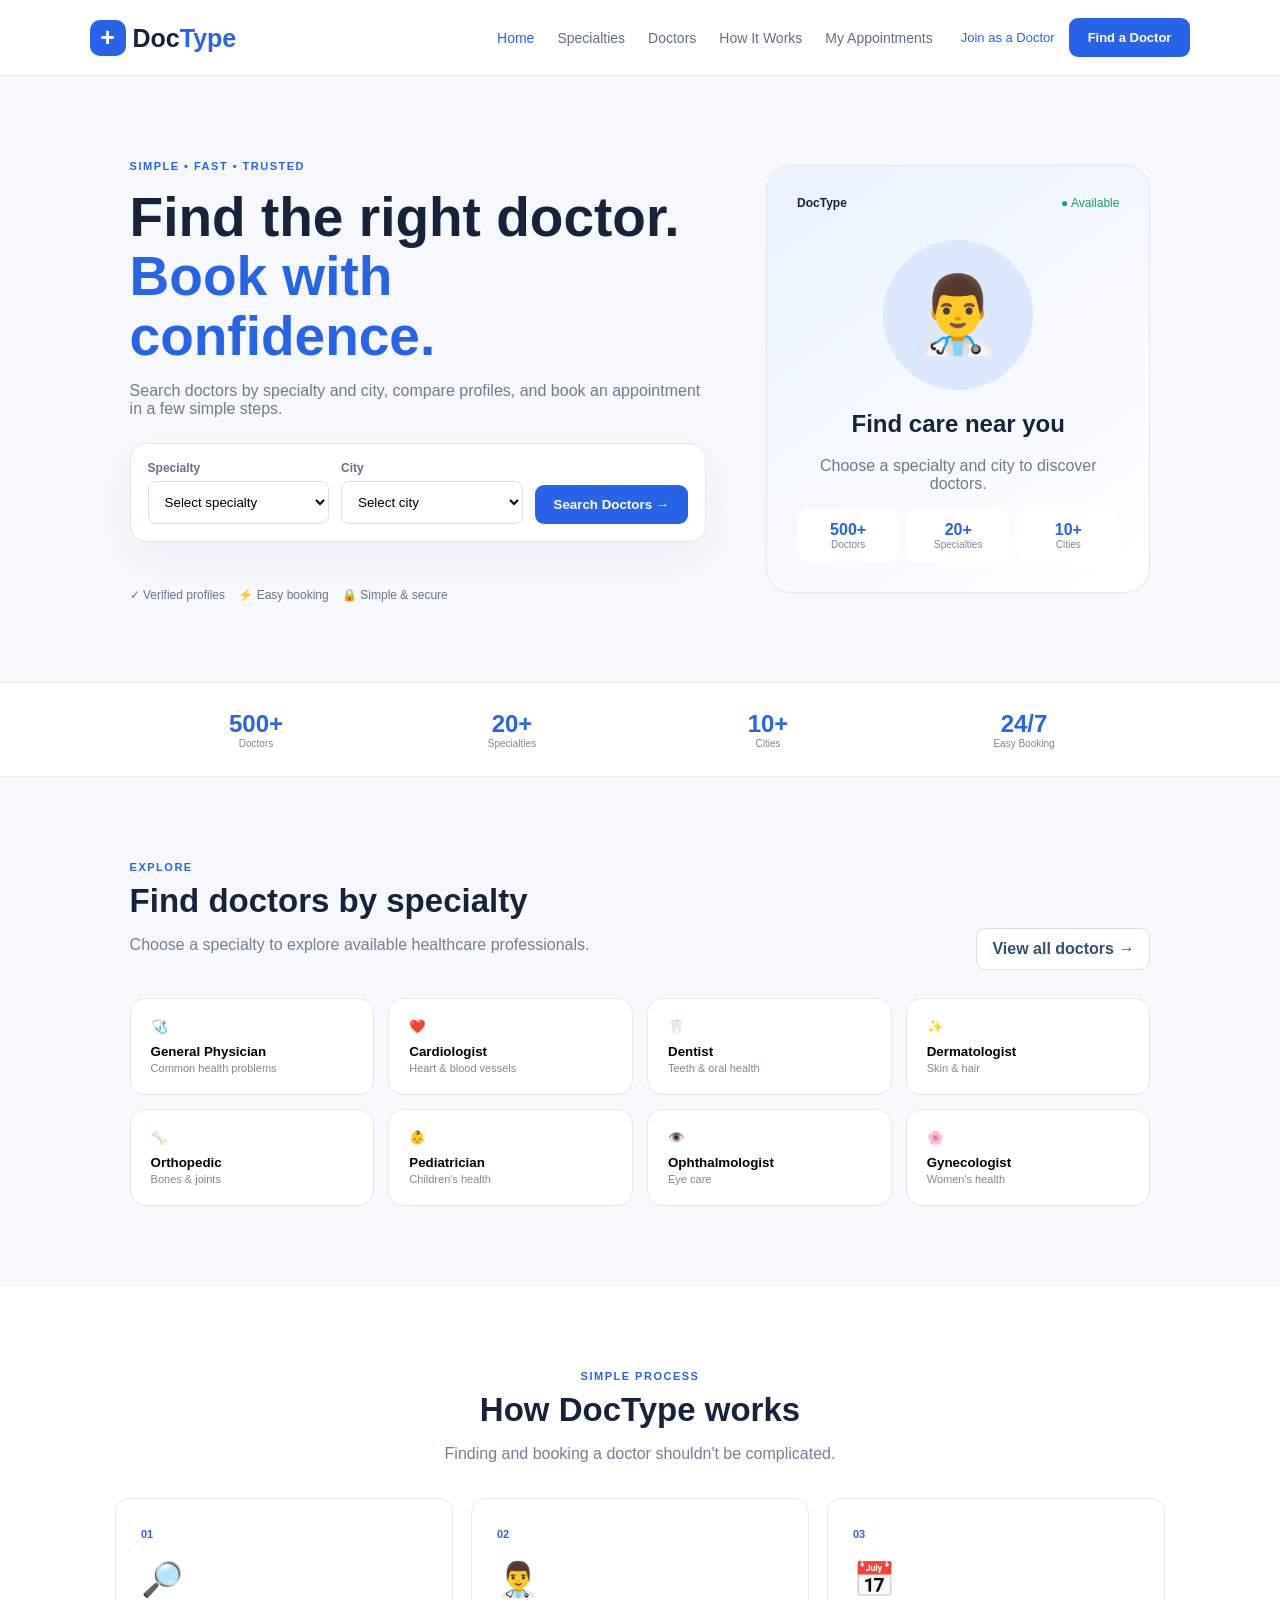
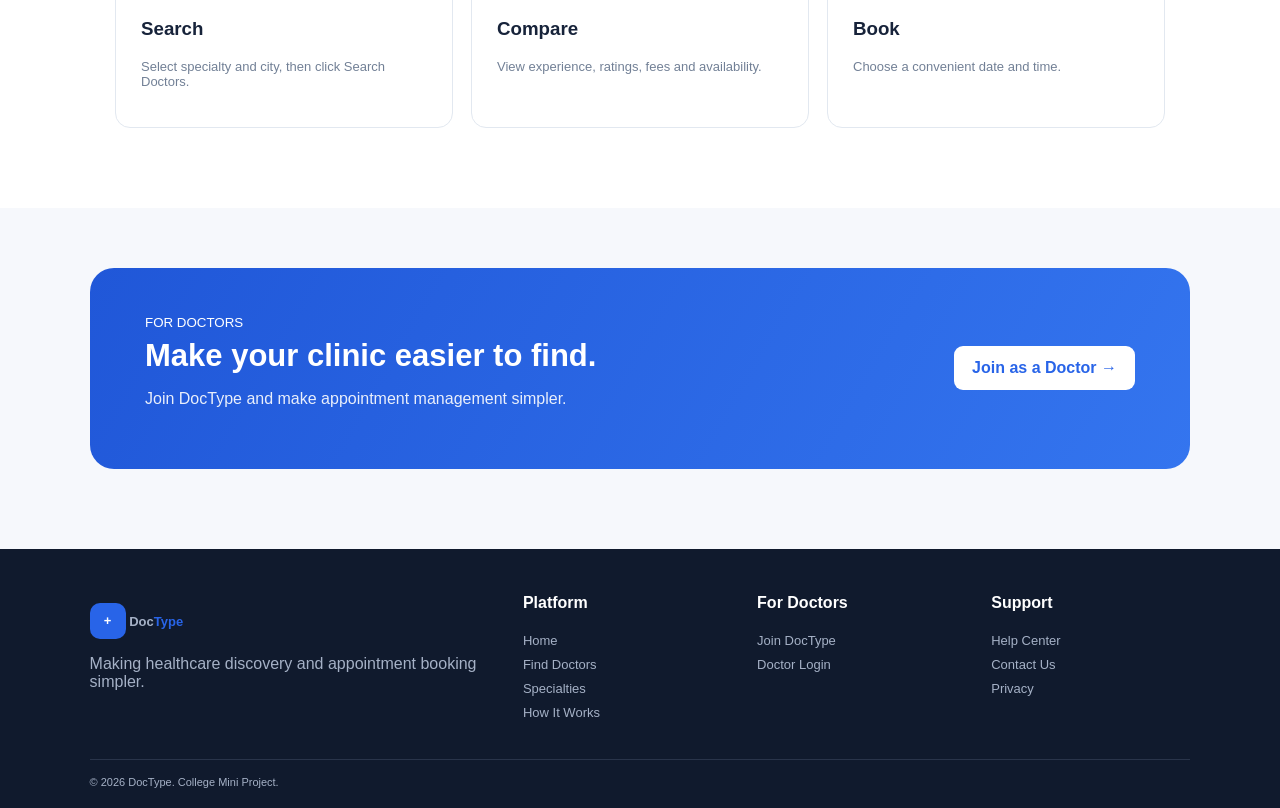
<file: index.html>
<!doctype html>
<html lang="en">
<head>
<meta charset="UTF-8"><meta name="viewport" content="width=device-width,initial-scale=1">
<title>DocType - Find & Book Doctors</title><link rel="stylesheet" href="style.css">
</head>
<body>
<header class="nav">
<a class="logo" href="index.html"><b>+</b> Doc<span>Type</span></a>
<nav>
<a class="active" href="index.html">Home</a><a href="#specialties">Specialties</a><a href="doctors.html">Doctors</a><a href="#how-it-works">How It Works</a><a href="appointments.html">My Appointments</a>
</nav>
<div class="navBtns"><a href="join-doctor.html">Join as a Doctor</a><a class="btn" href="#search">Find a Doctor</a></div>
</header>

<main>
<section class="hero" id="search">
<div>
<small class="eyebrow">SIMPLE • FAST • TRUSTED</small>
<h1>Find the right doctor.<br><span>Book with confidence.</span></h1>
<p>Search doctors by specialty and city, compare profiles, and book an appointment in a few simple steps.</p>
<form id="searchForm" class="searchBox">
<label>Specialty<select id="specialty" required><option value="">Select specialty</option>
<option>General Physician</option><option>Cardiologist</option><option>Dentist</option><option>Dermatologist</option><option>Orthopedic</option><option>Pediatrician</option><option>Ophthalmologist</option><option>Gynecologist</option></select></label>
<label>City<select id="city" required><option value="">Select city</option>
<option>Kanpur</option><option>Lucknow</option><option>Delhi</option><option>Jaipur</option><option>Mumbai</option></select></label>
<button class="btn" type="submit">Search Doctors →</button>
</form>
<p id="searchMsg" class="msg"></p>
<div class="trust">✓ Verified profiles &nbsp;&nbsp; ⚡ Easy booking &nbsp;&nbsp; 🔒 Simple & secure</div>
</div>
<div class="heroCard"><div><b>DocType</b><span>● Available</span></div><div class="avatar big">👨‍⚕️</div><h2>Find care near you</h2><p>Choose a specialty and city to discover doctors.</p><div class="mini"><b>500+<small>Doctors</small></b><b>20+<small>Specialties</small></b><b>10+<small>Cities</small></b></div></div>
</section>

<section class="stats"><b>500+<small>Doctors</small></b><b>20+<small>Specialties</small></b><b>10+<small>Cities</small></b><b>24/7<small>Easy Booking</small></b></section>

<section class="section" id="specialties">
<div class="sectionHead"><div><small class="eyebrow">EXPLORE</small><h2>Find doctors by specialty</h2><p>Choose a specialty to explore available healthcare professionals.</p></div><a class="outline" href="doctors.html">View all doctors →</a></div>
<div class="specialties">
<button data-specialty="General Physician">🩺<b>General Physician</b><small>Common health problems</small></button>
<button data-specialty="Cardiologist">❤️<b>Cardiologist</b><small>Heart & blood vessels</small></button>
<button data-specialty="Dentist">🦷<b>Dentist</b><small>Teeth & oral health</small></button>
<button data-specialty="Dermatologist">✨<b>Dermatologist</b><small>Skin & hair</small></button>
<button data-specialty="Orthopedic">🦴<b>Orthopedic</b><small>Bones & joints</small></button>
<button data-specialty="Pediatrician">👶<b>Pediatrician</b><small>Children's health</small></button>
<button data-specialty="Ophthalmologist">👁️<b>Ophthalmologist</b><small>Eye care</small></button>
<button data-specialty="Gynecologist">🌸<b>Gynecologist</b><small>Women's health</small></button>
</div>
</section>

<section class="section white" id="how-it-works"><div class="center"><small class="eyebrow">SIMPLE PROCESS</small><h2>How DocType works</h2><p>Finding and booking a doctor shouldn't be complicated.</p></div>
<div class="steps"><article><i>01</i><strong>🔎</strong><h3>Search</h3><p>Select specialty and city, then click Search Doctors.</p></article><article><i>02</i><strong>👨‍⚕️</strong><h3>Compare</h3><p>View experience, ratings, fees and availability.</p></article><article><i>03</i><strong>📅</strong><h3>Book</h3><p>Choose a convenient date and time.</p></article></div></section>

<section class="doctorCTA"><div><small>FOR DOCTORS</small><h2>Make your clinic easier to find.</h2><p>Join DocType and make appointment management simpler.</p></div><a class="whiteBtn" href="join-doctor.html">Join as a Doctor →</a></section>
</main>

<footer><div class="foot"><div><a class="logo" href="index.html"><b>+</b> Doc<span>Type</span></a><p>Making healthcare discovery and appointment booking simpler.</p></div><div><h4>Platform</h4><a href="index.html">Home</a><a href="doctors.html">Find Doctors</a><a href="#specialties">Specialties</a><a href="#how-it-works">How It Works</a></div><div><h4>For Doctors</h4><a href="join-doctor.html">Join DocType</a><a href="doctor-login.html">Doctor Login</a></div><div><h4>Support</h4><a href="support.html">Help Center</a><a href="support.html#contact">Contact Us</a><a href="support.html#privacy">Privacy</a></div></div><div class="copyright">© 2026 DocType. College Mini Project.</div></footer>
<script src="script.js"></script>
</body></html>
</file>
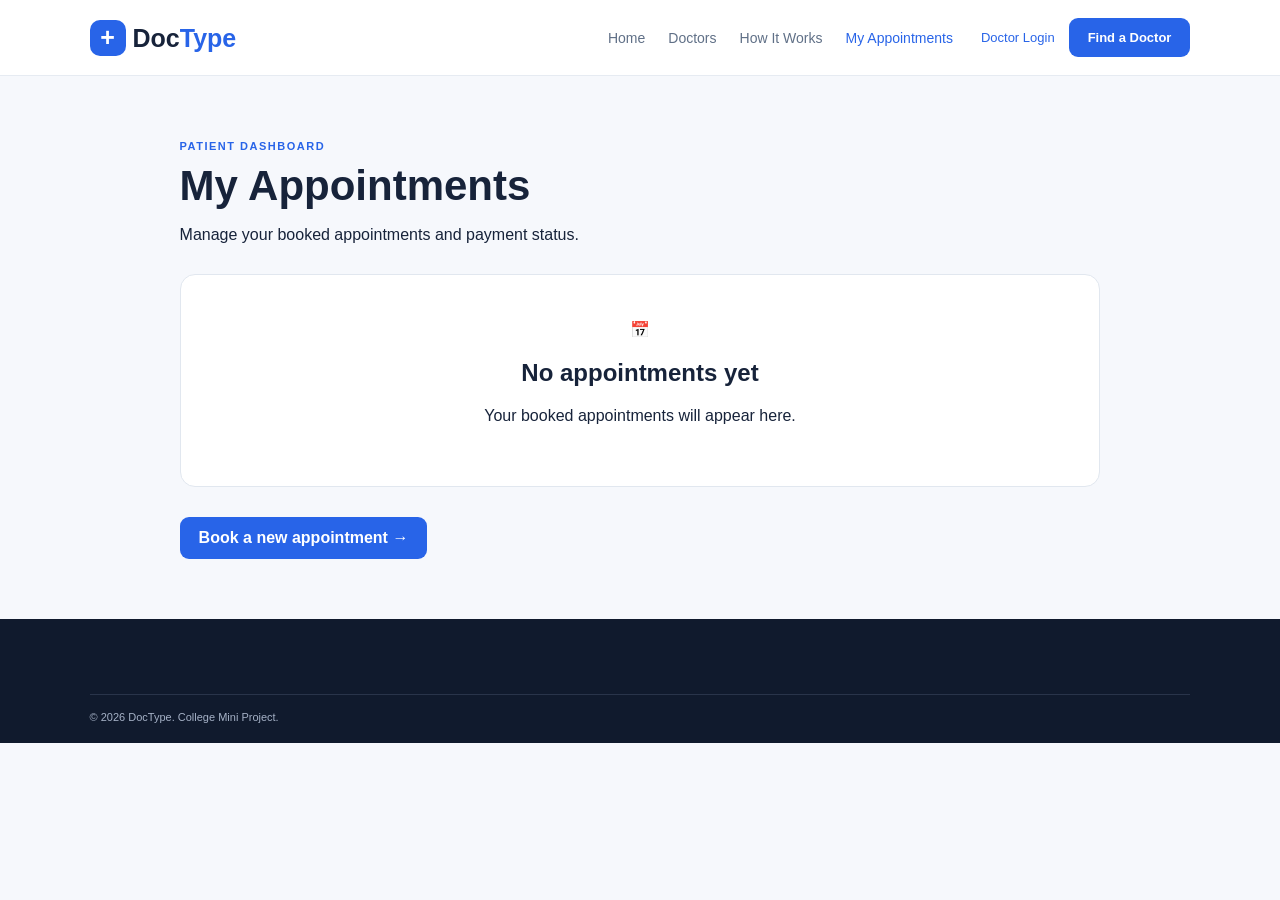
<file: appointments.html>
<!doctype html>
<html lang="en">
<head>
<meta charset="UTF-8">
<meta name="viewport" content="width=device-width,initial-scale=1">
<title>My Appointments - DocType</title>
<link rel="stylesheet" href="style.css">
</head>
<body>
<header class="nav">
<a class="logo" href="index.html"><b>+</b> Doc<span>Type</span></a>
<nav>
<a href="index.html">Home</a><a href="doctors.html">Doctors</a>
<a href="index.html#how-it-works">How It Works</a><a class="active" href="appointments.html">My Appointments</a>
</nav>
<div class="navBtns"><a href="doctor-login.html">Doctor Login</a><a class="btn" href="index.html#search">Find a Doctor</a></div>
</header>

<main>
<section class="simple">
<small class="eyebrow">PATIENT DASHBOARD</small>
<h1>My Appointments</h1>
<p>Manage your booked appointments and payment status.</p>
<div id="appointments" class="appointmentList"></div>
<a class="btn" href="index.html#search">Book a new appointment →</a>
</section>
</main>

<div id="cancelModal" class="modal hidden">
<div class="modalCard">
<button id="closeCancel" class="modalClose" type="button">×</button>
<div class="cancelIcon">⚠️</div>
<h2>Cancel appointment?</h2>
<p>Are you sure you want to cancel this appointment?</p>
<div class="twoButtons">
<button id="keepAppointment" class="outline" type="button">Keep Appointment</button>
<button id="confirmCancel" class="danger" type="button">Yes, Cancel</button>
</div>
<p id="cancelMsg" class="msg"></p>
</div>
</div>

<footer><div class="copyright">© 2026 DocType. College Mini Project.</div></footer>
<script src="script.js"></script>
</body>
</html>
</file>
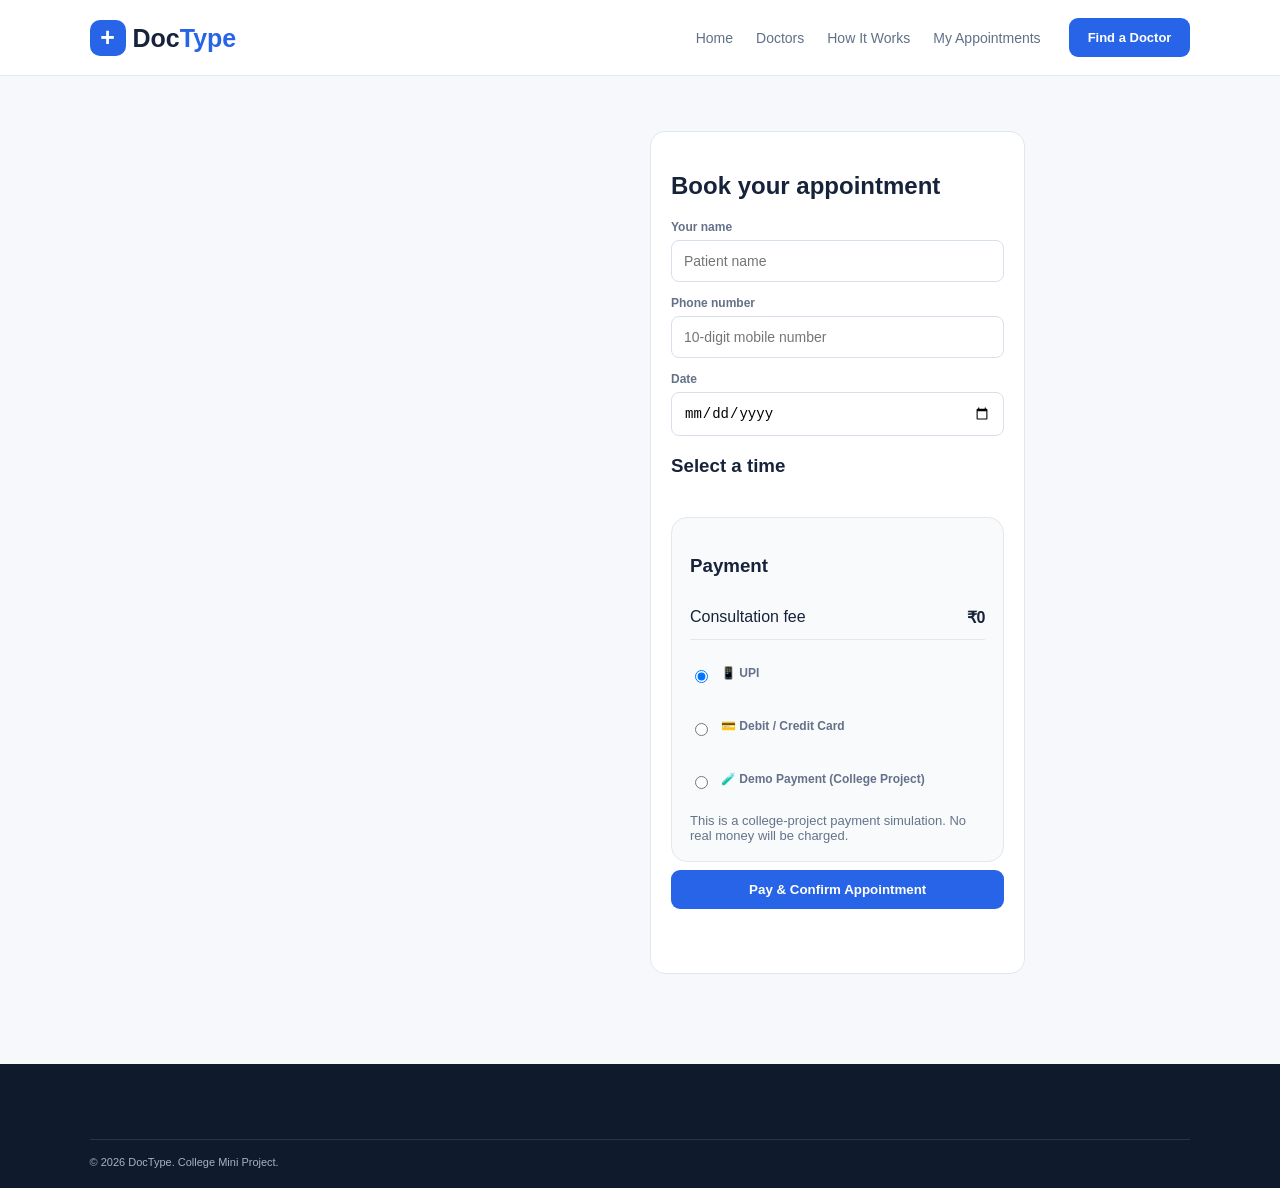
<file: booking.html>
<!doctype html>
<html lang="en">
<head>
<meta charset="UTF-8">
<meta name="viewport" content="width=device-width,initial-scale=1">
<title>Book Appointment - DocType</title>
<link rel="stylesheet" href="style.css">
</head>
<body>
<header class="nav">
<a class="logo" href="index.html"><b>+</b> Doc<span>Type</span></a>
<nav>
<a href="index.html">Home</a><a href="doctors.html">Doctors</a>
<a href="index.html#how-it-works">How It Works</a><a href="appointments.html">My Appointments</a>
</nav>
<div class="navBtns"><a class="btn" href="index.html#search">Find a Doctor</a></div>
</header>

<main>
<section class="booking">
<div id="bookingDoctor"></div>

<form id="bookingForm" class="formCard">
<h2>Book your appointment</h2>

<label>Your name
<input id="patient" required placeholder="Patient name">
</label>

<label>Phone number
<input id="phone" required type="tel" pattern="[0-9]{10}" maxlength="10" placeholder="10-digit mobile number">
</label>

<label>Date
<input id="date" required type="date">
</label>

<h3>Select a time</h3>
<div id="times" class="times"></div>
<input id="time" required type="hidden">

<div class="paymentBox">
<h3>Payment</h3>
<div class="paymentSummary">
<span>Consultation fee</span><strong id="paymentFee">₹0</strong>
</div>
<label class="paymentOption">
<input type="radio" name="paymentMethod" value="UPI" checked>
<span>📱 UPI</span>
</label>
<label class="paymentOption">
<input type="radio" name="paymentMethod" value="Card">
<span>💳 Debit / Credit Card</span>
</label>
<label class="paymentOption">
<input type="radio" name="paymentMethod" value="Demo">
<span>🧪 Demo Payment (College Project)</span>
</label>
<p class="demoNote">This is a college-project payment simulation. No real money will be charged.</p>
</div>

<button class="btn full" type="submit">Pay & Confirm Appointment</button>
<p id="bookMsg" class="msg"></p>
</form>
</section>
</main>

<footer><div class="copyright">© 2026 DocType. College Mini Project.</div></footer>

<!-- Payment simulation modal -->
<div id="paymentModal" class="modal hidden">
<div class="modalCard">
<button id="closePayment" class="modalClose" type="button">×</button>
<div class="paymentIcon">🔐</div>
<h2>Secure Online Payment</h2>
<p id="modalPaymentText">Complete the demo payment to confirm your appointment.</p>

<div id="upiFields" class="paymentFields">
<label>UPI ID<input id="upiId" placeholder="example@upi"></label>
</div>

<div id="cardFields" class="paymentFields hidden">
<label>Card number<input id="cardNumber" maxlength="19" placeholder="1234 5678 9012 3456"></label>
<div class="twoCol">
<label>Expiry<input id="expiry" maxlength="5" placeholder="MM/YY"></label>
<label>CVV<input id="cvv" maxlength="3" type="password" placeholder="123"></label>
</div>
</div>

<div id="demoFields" class="paymentFields hidden">
<div class="demoPayment">✓ Demo gateway ready</div>
</div>

<button id="payNow" class="btn full" type="button">Pay Now</button>
<p id="paymentMsg" class="msg"></p>
</div>
</div>

<script src="script.js"></script>
</body>
</html>
</file>
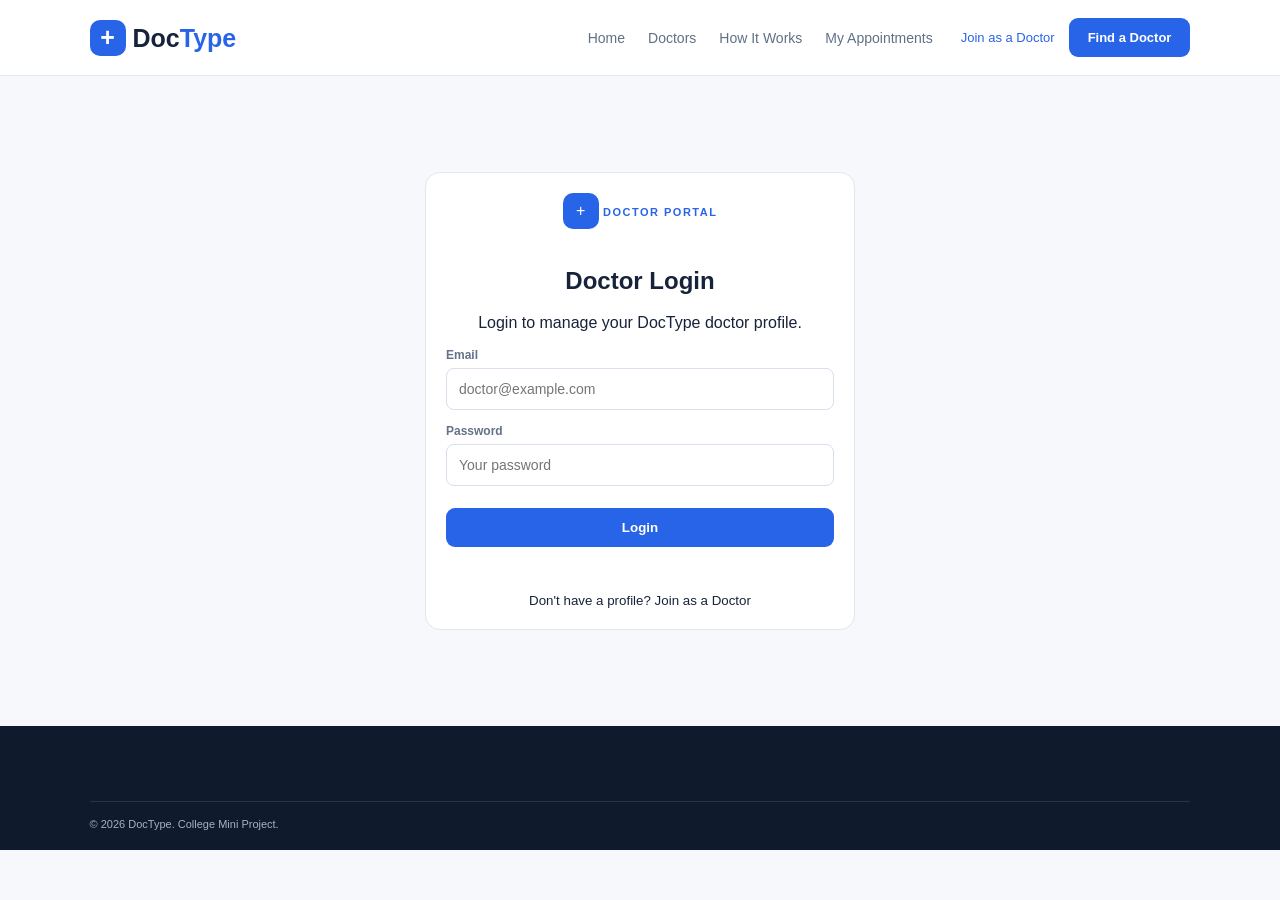
<file: doctor-dashboard.html>
<!doctype html>
<html lang="en"><head><meta charset="UTF-8"><meta name="viewport" content="width=device-width,initial-scale=1">
<title>Doctor Dashboard - DocType</title><link rel="stylesheet" href="style.css"></head>
<body>
<header class="nav"><a class="logo" href="index.html"><b>+</b> Doc<span>Type</span></a>
<nav><a href="index.html">Home</a><a href="doctors.html">Doctors</a><a href="appointments.html">My Appointments</a></nav>
<div class="navBtns"><button class="outline" id="logout">Logout</button></div></header>
<main><section class="simple"><small class="eyebrow">DOCTOR DASHBOARD</small><h1 id="welcome">Welcome</h1>
<div id="dashboardCard" class="profileCard"></div></section></main>
<script>
const docs=JSON.parse(localStorage.getItem("doctypeDoctors")||"[]");
const session=JSON.parse(localStorage.getItem("doctypeDoctorSession")||"null");
const d=session&&docs.find(x=>x.id===session.id);
if(!d){location.href="doctor-login.html"}else{
 document.getElementById("welcome").textContent="Welcome, "+d.name;
 document.getElementById("dashboardCard").innerHTML="<h2>Your DocType profile</h2><p><b>"+d.specialty+"</b> • "+d.city+"</p><p>Consultation fee: ₹"+d.fee+"</p><p>Email: "+d.email+"</p><a class='btn' href='doctor-profile.html?id="+d.id+"'>View Public Profile</a>";
}
document.getElementById("logout").onclick=()=>{localStorage.removeItem("doctypeDoctorSession");location.href="doctor-login.html"};
</script></body></html>
</file>
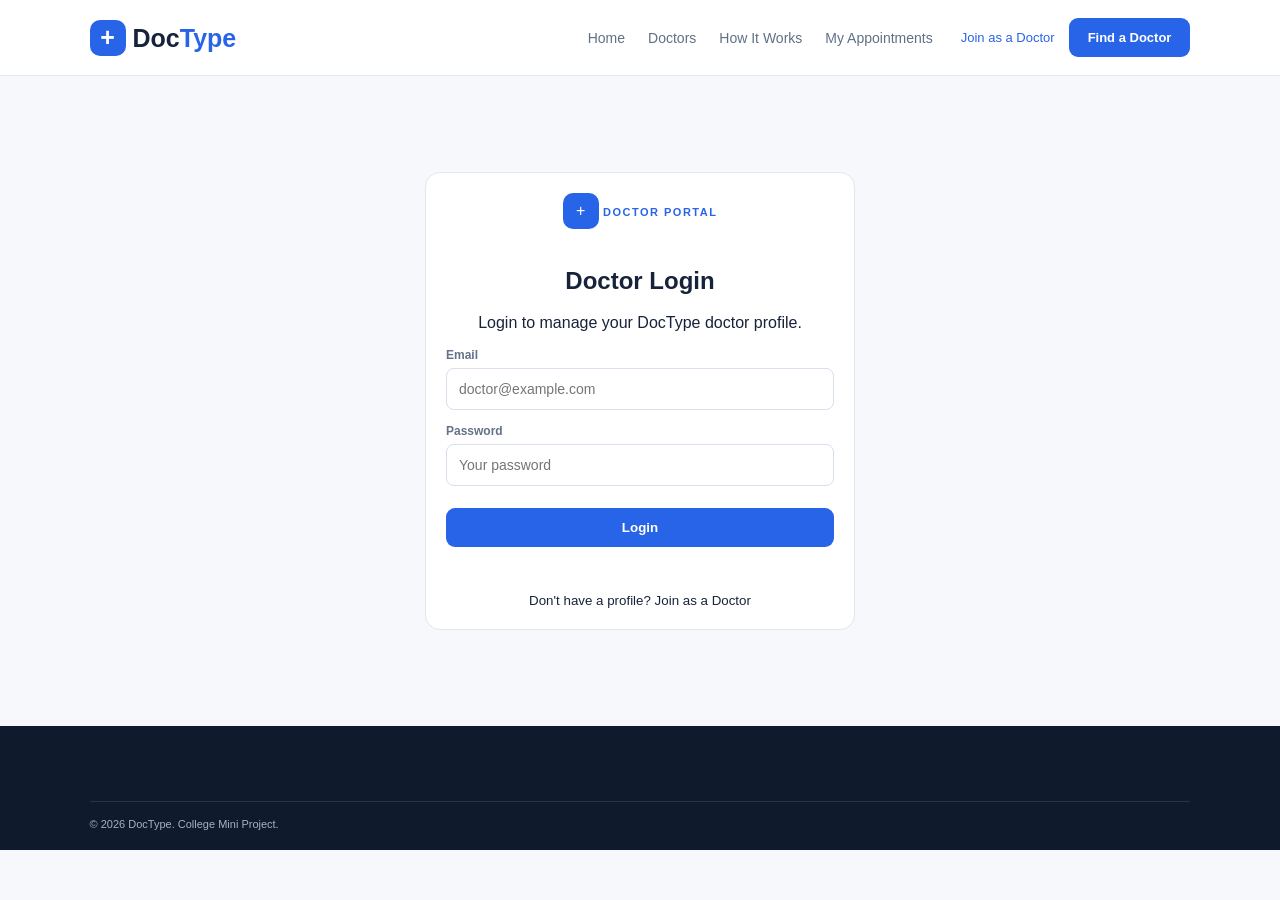
<file: doctor-login.html>
<!doctype html>
<html lang="en">
<head>
<meta charset="UTF-8">
<meta name="viewport" content="width=device-width,initial-scale=1">
<title>Doctor Login - DocType</title>
<link rel="stylesheet" href="style.css">
</head>
<body>
<header class="nav">
<a class="logo" href="index.html"><b>+</b> Doc<span>Type</span></a>
<nav>
<a href="index.html">Home</a><a href="doctors.html">Doctors</a>
<a href="index.html#how-it-works">How It Works</a><a href="appointments.html">My Appointments</a>
</nav>
<div class="navBtns">
<a href="join-doctor.html">Join as a Doctor</a>
<a class="btn" href="index.html#search">Find a Doctor</a>
</div>
</header>

<main>
<section class="login">
<div class="formCard">
<div class="logoMark">+</div>
<small class="eyebrow">DOCTOR PORTAL</small>
<h1>Doctor Login</h1>
<p>Login to manage your DocType doctor profile.</p>

<form id="doctorLoginForm">
<label>Email
<input id="loginEmail" type="email" required placeholder="doctor@example.com">
</label>

<label>Password
<input id="loginPassword" type="password" required placeholder="Your password">
</label>

<button class="btn full" type="submit">Login</button>
<p id="loginMsg" class="msg"></p>
</form>

<small>Don't have a profile? <a href="join-doctor.html">Join as a Doctor</a></small>
</div>
</section>
</main>

<footer><div class="copyright">© 2026 DocType. College Mini Project.</div></footer>
<script src="script.js"></script>
</body>
</html>
</file>
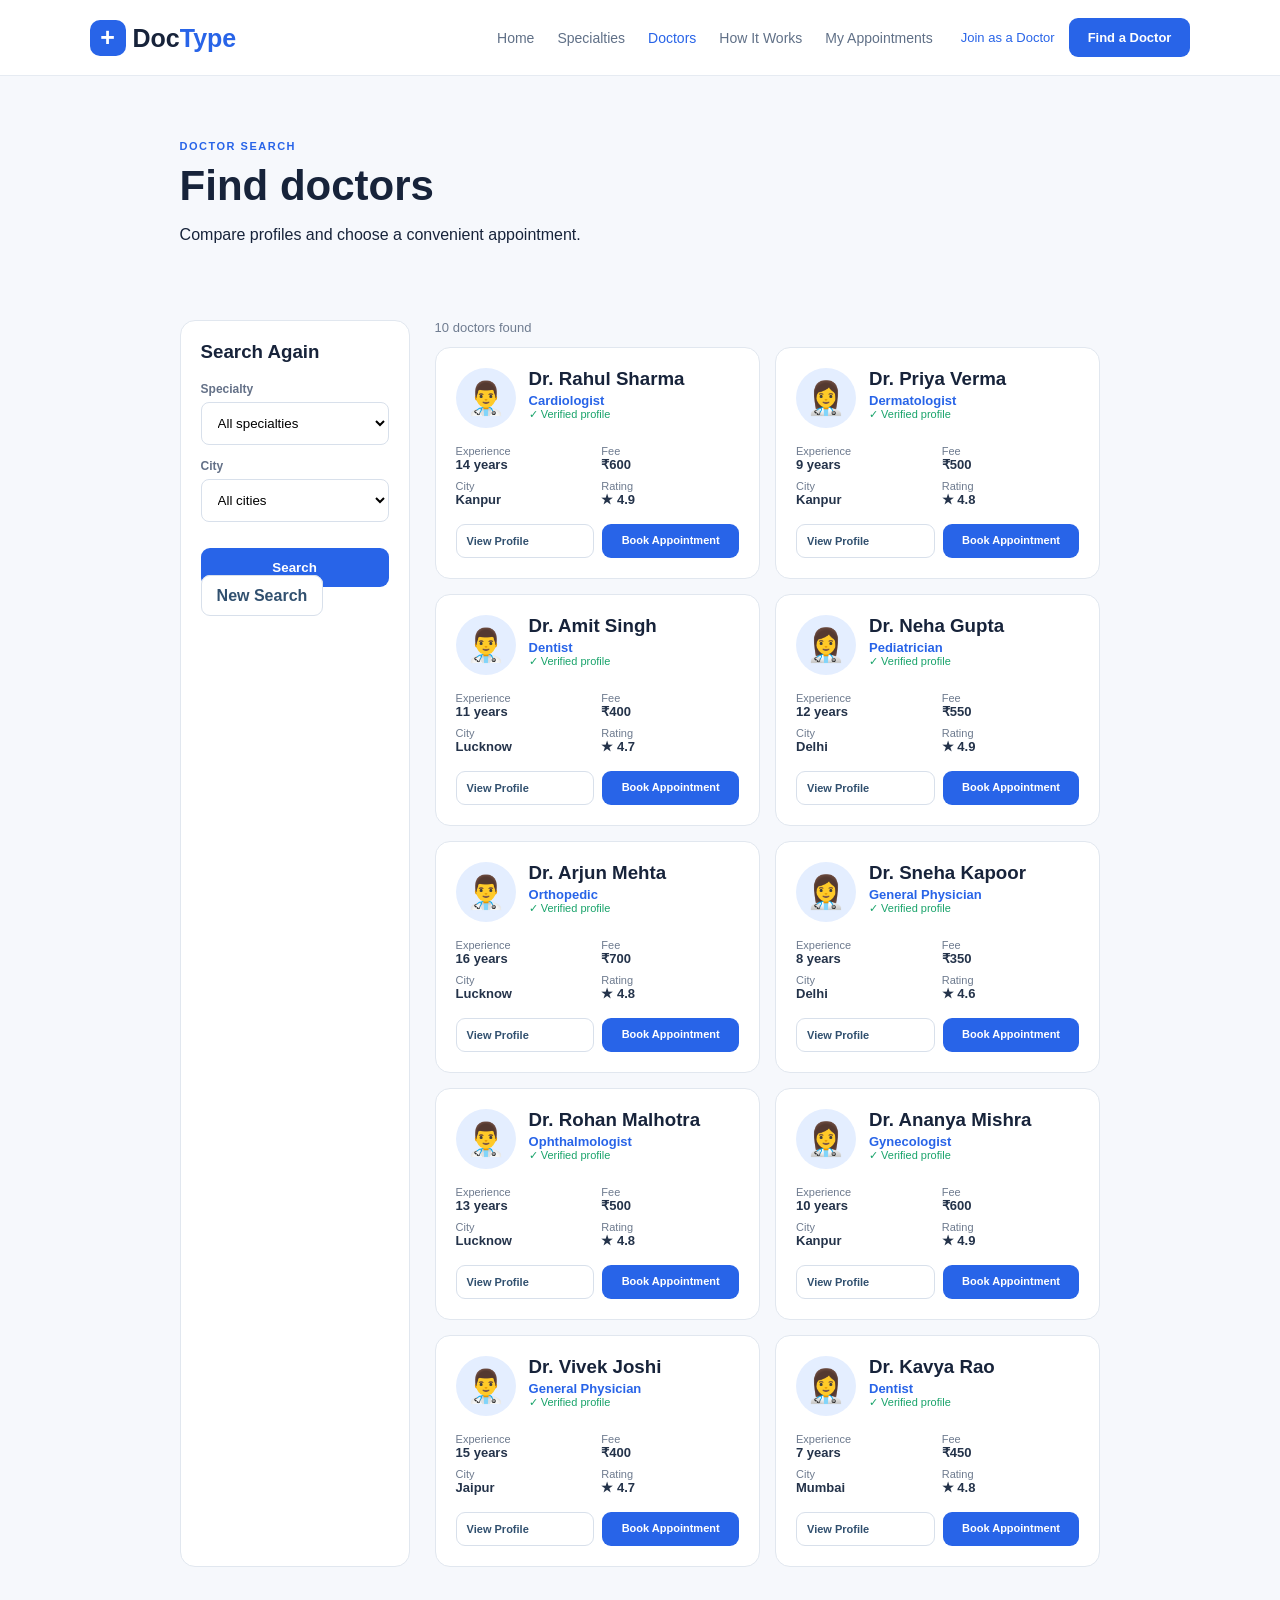
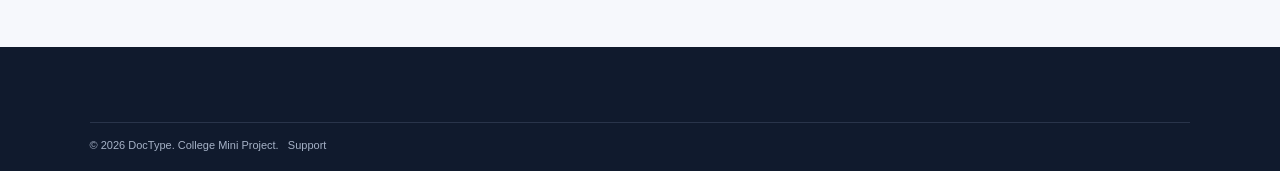
<file: doctors.html>
<!doctype html><html lang="en"><head><meta charset="UTF-8"><meta name="viewport" content="width=device-width,initial-scale=1"><title>Doctors - DocType</title><link rel="stylesheet" href="style.css"></head><body>
<header class="nav"><a class="logo" href="index.html"><b>+</b> Doc<span>Type</span></a><nav><a href="index.html">Home</a><a href="index.html#specialties">Specialties</a><a class="active" href="doctors.html">Doctors</a><a href="index.html#how-it-works">How It Works</a><a href="appointments.html">My Appointments</a></nav><div class="navBtns"><a href="join-doctor.html">Join as a Doctor</a><a class="btn" href="index.html#search">Find a Doctor</a></div></header>
<main><section class="pageHead"><small class="eyebrow">DOCTOR SEARCH</small><h1 id="resultTitle">Find doctors</h1><p id="resultSubtitle">Browse available doctors.</p></section>
<section class="results"><aside class="filter"><h3>Search Again</h3><label>Specialty<select id="fSpecialty"><option value="">All specialties</option><option>General Physician</option><option>Cardiologist</option><option>Dentist</option><option>Dermatologist</option><option>Orthopedic</option><option>Pediatrician</option><option>Ophthalmologist</option><option>Gynecologist</option></select></label><label>City<select id="fCity"><option value="">All cities</option><option>Kanpur</option><option>Lucknow</option><option>Delhi</option><option>Jaipur</option><option>Mumbai</option></select></label><button id="apply" class="btn full">Search</button><a class="outline full" href="index.html#search">New Search</a></aside><div><div id="count" class="count"></div><div id="doctorGrid" class="doctorGrid"></div><div id="empty" class="empty hide">🔎<h2>No doctors found</h2><p>Try another specialty or city.</p></div></div></section></main>
<footer><div class="copyright">© 2026 DocType. College Mini Project. &nbsp; <a href="support.html">Support</a></div></footer><script src="script.js"></script></body></html>
</file>
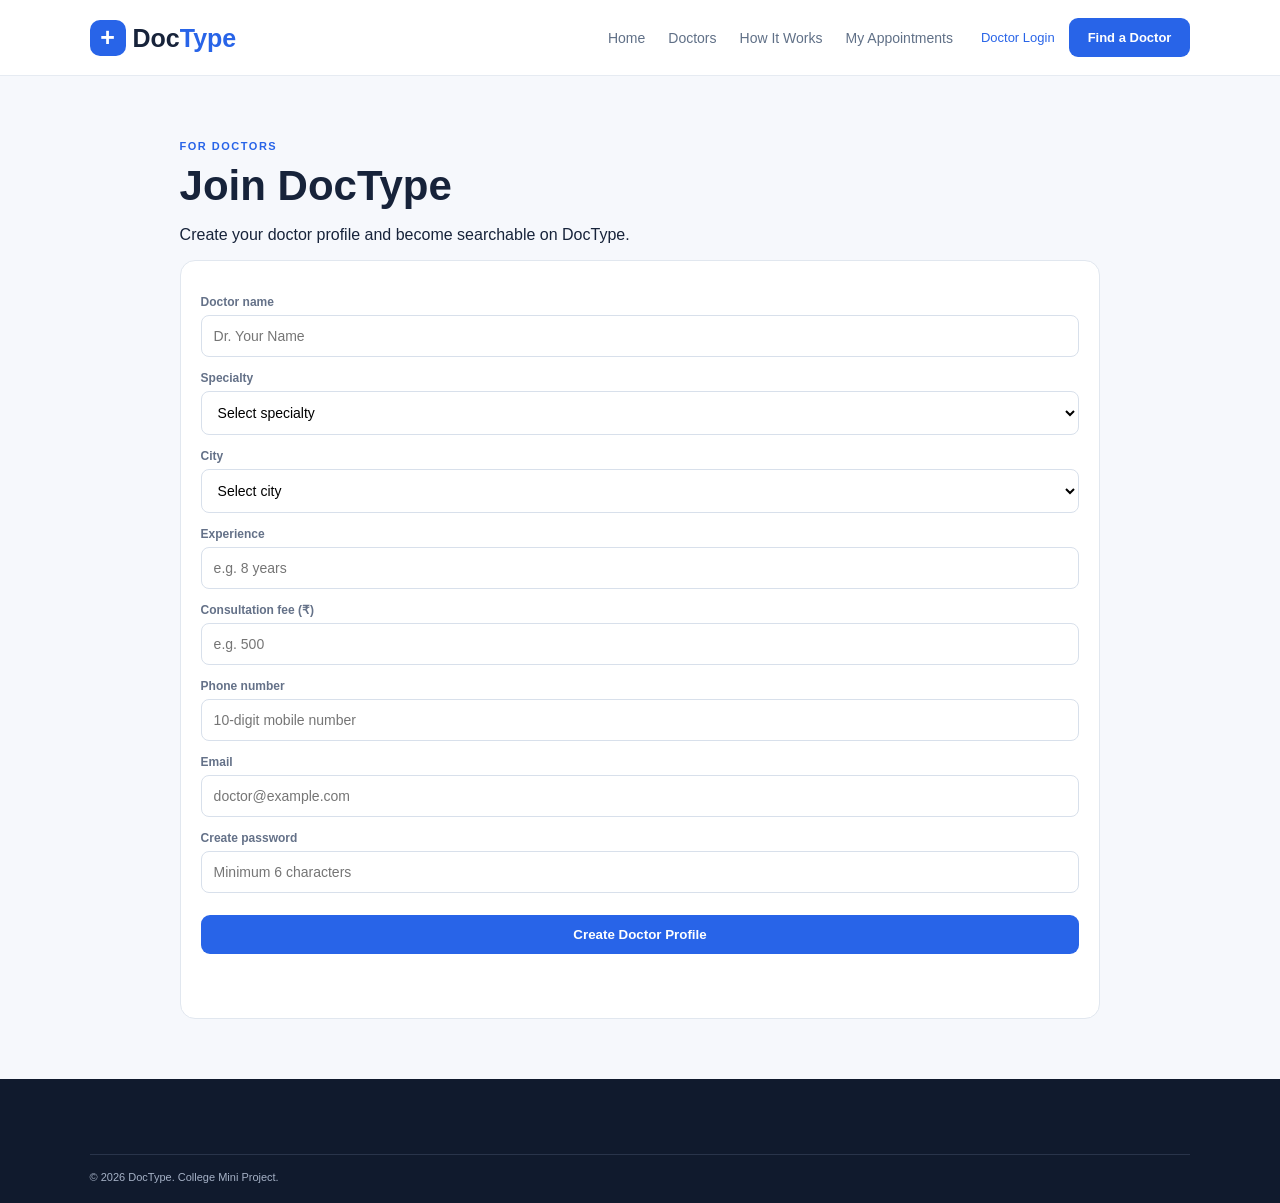
<file: join-doctor.html>
<!doctype html>
<html lang="en">
<head>
<meta charset="UTF-8">
<meta name="viewport" content="width=device-width,initial-scale=1">
<title>Join as a Doctor - DocType</title>
<link rel="stylesheet" href="style.css">
</head>
<body>
<header class="nav">
<a class="logo" href="index.html"><b>+</b> Doc<span>Type</span></a>
<nav>
<a href="index.html">Home</a><a href="doctors.html">Doctors</a>
<a href="index.html#how-it-works">How It Works</a><a href="appointments.html">My Appointments</a>
</nav>
<div class="navBtns">
<a href="doctor-login.html">Doctor Login</a>
<a class="btn" href="index.html#search">Find a Doctor</a>
</div>
</header>

<main>
<section class="formPage">
<small class="eyebrow">FOR DOCTORS</small>
<h1>Join DocType</h1>
<p>Create your doctor profile and become searchable on DocType.</p>

<form id="joinForm" class="formCard">
<label>Doctor name
<input id="doctorName" required placeholder="Dr. Your Name">
</label>

<label>Specialty
<select id="doctorSpecialty" required>
<option value="">Select specialty</option>
<option>General Physician</option><option>Cardiologist</option>
<option>Dentist</option><option>Dermatologist</option>
<option>Orthopedic</option><option>Pediatrician</option>
<option>Ophthalmologist</option><option>Gynecologist</option>
</select>
</label>

<label>City
<select id="doctorCity" required>
<option value="">Select city</option>
<option>Kanpur</option><option>Lucknow</option><option>Delhi</option>
<option>Jaipur</option><option>Mumbai</option>
</select>
</label>

<label>Experience
<input id="doctorExperience" required placeholder="e.g. 8 years">
</label>

<label>Consultation fee (₹)
<input id="doctorFee" type="number" min="0" required placeholder="e.g. 500">
</label>

<label>Phone number
<input id="doctorPhone" type="tel" pattern="[0-9]{10}" maxlength="10" required placeholder="10-digit mobile number">
</label>

<label>Email
<input id="doctorEmail" type="email" required placeholder="doctor@example.com">
</label>

<label>Create password
<input id="doctorPassword" type="password" minlength="6" required placeholder="Minimum 6 characters">
</label>

<button class="btn full" type="submit">Create Doctor Profile</button>
<p id="joinMsg" class="msg"></p>
</form>
</section>
</main>

<footer><div class="copyright">© 2026 DocType. College Mini Project.</div></footer>
<script src="script.js"></script>
</body>
</html>
</file>
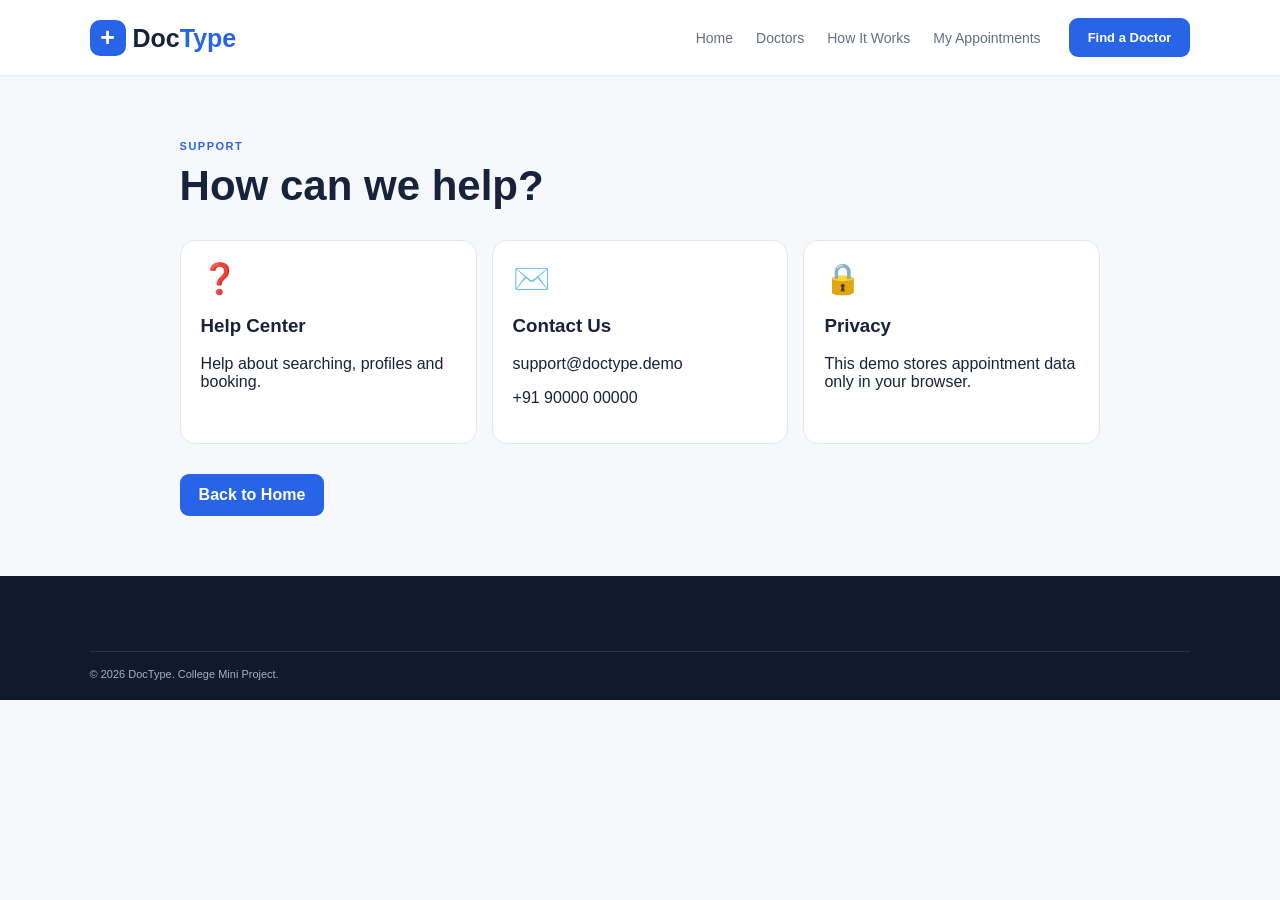
<file: support.html>
<!doctype html><html lang="en"><head><meta charset="UTF-8"><meta name="viewport" content="width=device-width,initial-scale=1"><title>Support - DocType</title><link rel="stylesheet" href="style.css"></head><body>
<header class="nav"><a class="logo" href="index.html"><b>+</b> Doc<span>Type</span></a><nav><a href="index.html">Home</a><a href="doctors.html">Doctors</a><a href="index.html#how-it-works">How It Works</a><a href="appointments.html">My Appointments</a></nav><div class="navBtns"><a class="btn" href="index.html#search">Find a Doctor</a></div></header><main><section class="simple"><small class="eyebrow">SUPPORT</small><h1>How can we help?</h1><div class="supportGrid"><article><b>❓</b><h3>Help Center</h3><p>Help about searching, profiles and booking.</p></article><article id="contact"><b>✉️</b><h3>Contact Us</h3><p>support@doctype.demo</p><p>+91 90000 00000</p></article><article id="privacy"><b>🔒</b><h3>Privacy</h3><p>This demo stores appointment data only in your browser.</p></article></div><a class="btn" href="index.html">Back to Home</a></section></main><footer><div class="copyright">© 2026 DocType. College Mini Project.</div></footer></body></html>
</file>
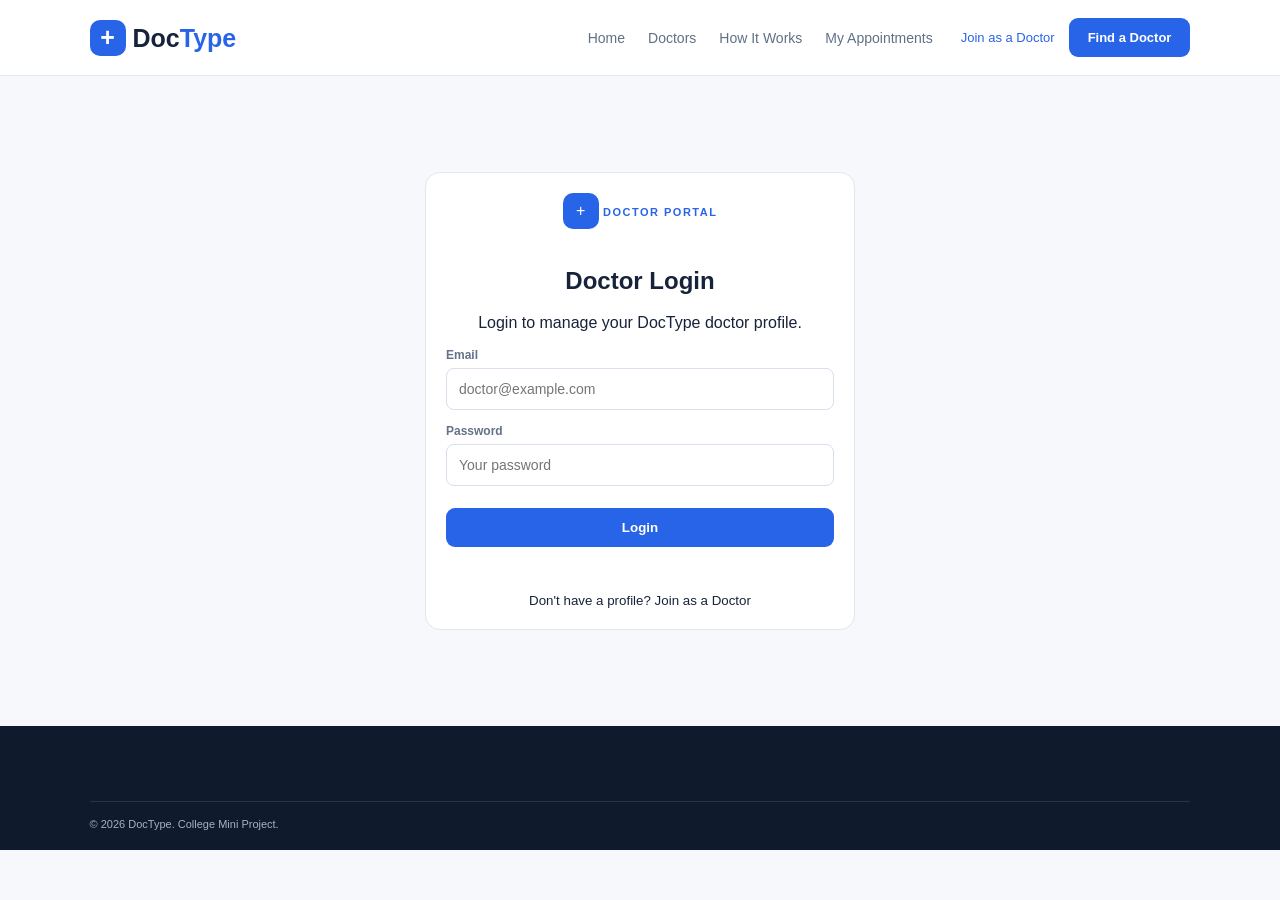
<file: DocType_Pro_Dashboard/doctor-dashboard.html>
<!doctype html>
<html lang="en">
<head>
<meta charset="UTF-8">
<meta name="viewport" content="width=device-width,initial-scale=1">
<title>Doctor Dashboard - DocType</title>
<link rel="stylesheet" href="style.css">
</head>
<body class="doctorPortal">
<header class="doctorNav">
  <a class="logo" href="index.html"><b>+</b> Doc<span>Type</span></a>
  <div class="doctorNavTitle">Doctor Portal</div>
  <div class="doctorNavRight">
    <span id="todayTop"></span>
    <button class="iconBtn" id="notifBtn" title="Notifications">🔔<i id="notifDot"></i></button>
    <div class="doctorMini" id="doctorMini"></div>
    <button class="outline" id="logout">Logout</button>
  </div>
</header>

<div class="doctorLayout">
<aside class="doctorSidebar">
  <div class="sideProfile" id="sideProfile"></div>
  <button class="sideLink active" data-tab="overview">▦ <span>Overview</span></button>
  <button class="sideLink" data-tab="appointments">◷ <span>Appointments</span><b id="sideApptCount">0</b></button>
  <button class="sideLink" data-tab="patients">♙ <span>Patients</span></button>
  <button class="sideLink" data-tab="schedule">◫ <span>Schedule & Availability</span></button>
  <button class="sideLink" data-tab="earnings">₹ <span>Earnings</span></button>
  <button class="sideLink" data-tab="profile">◉ <span>My Profile</span></button>
  <button class="sideLink" data-tab="settings">⚙ <span>Settings</span></button>
  <div class="sideHelp"><b>Need help?</b><p>Manage your appointments and profile from one place.</p><a href="support.html">Contact support →</a></div>
</aside>

<main class="doctorMain">
  <div id="dashNotice" class="dashNotice hidden"></div>

  <!-- OVERVIEW -->
  <section class="dashTab active" id="tab-overview">
    <div class="dashWelcome">
      <div><small class="eyebrow">DOCTOR DASHBOARD</small><h1 id="welcome">Good morning</h1><p>Here’s what is happening with your practice today.</p></div>
      <button class="btn" data-go="appointments">View today's appointments →</button>
    </div>

    <div class="metricGrid">
      <div class="metric"><span>Today's appointments</span><strong id="mToday">0</strong><small id="mTodaySub">No appointments scheduled</small></div>
      <div class="metric"><span>Waiting / active</span><strong id="mWaiting">0</strong><small>Patients currently in queue</small></div>
      <div class="metric"><span>Upcoming</span><strong id="mUpcoming">0</strong><small>Confirmed future appointments</small></div>
      <div class="metric"><span>Today's earnings</span><strong id="mEarnings">₹0</strong><small>Paid confirmed appointments</small></div>
    </div>

    <div class="dashColumns">
      <div class="dashPanel">
        <div class="panelHead"><div><h2>Today's schedule</h2><p id="todayLabel"></p></div><button class="outline small" data-go="schedule">Manage availability</button></div>
        <div id="todaySchedule" class="scheduleList"></div>
      </div>
      <div class="dashPanel">
        <div class="panelHead"><div><h2>Quick actions</h2><p>Common tasks</p></div></div>
        <div class="quickGrid">
          <button data-go="appointments">📅<b>Appointments</b><small>View & manage</small></button>
          <button data-go="patients">👥<b>Patients</b><small>View patient list</small></button>
          <button data-go="schedule">🕐<b>Availability</b><small>Set working hours</small></button>
          <button data-go="profile">👤<b>Edit profile</b><small>Update public details</small></button>
        </div>
      </div>
    </div>

    <div class="dashPanel">
      <div class="panelHead"><div><h2>Upcoming appointments</h2><p>Your next confirmed bookings</p></div><button class="outline small" data-go="appointments">View all</button></div>
      <div id="upcomingList" class="compactList"></div>
    </div>
  </section>

  <!-- APPOINTMENTS -->
  <section class="dashTab" id="tab-appointments">
    <div class="dashWelcome"><div><small class="eyebrow">APPOINTMENT MANAGEMENT</small><h1>Appointments</h1><p>Check patients in, start consultations and complete visits.</p></div></div>
    <div class="appointmentToolbar">
      <button class="filterChip active" data-appt-filter="today">Today</button>
      <button class="filterChip" data-appt-filter="upcoming">Upcoming</button>
      <button class="filterChip" data-appt-filter="all">All</button>
      <button class="filterChip" data-appt-filter="cancelled">Cancelled</button>
    </div>
    <div class="dashPanel"><div id="doctorAppointments" class="doctorApptList"></div></div>
  </section>

  <!-- PATIENTS -->
  <section class="dashTab" id="tab-patients">
    <div class="dashWelcome"><div><small class="eyebrow">PATIENT MANAGEMENT</small><h1>Patients</h1><p>Patients who have booked appointments with you.</p></div></div>
    <div class="dashPanel"><div class="patientSearch"><input id="patientSearch" placeholder="Search patient by name or phone..."></div><div id="patientList" class="patientGrid"></div></div>
  </section>

  <!-- SCHEDULE -->
  <section class="dashTab" id="tab-schedule">
    <div class="dashWelcome"><div><small class="eyebrow">SCHEDULE & AVAILABILITY</small><h1>Your availability</h1><p>Set the hours during which patients can book you.</p></div><button class="btn" id="saveSchedule">Save availability</button></div>
    <div class="dashPanel">
      <div class="availabilityNote">Patients will only see the time slots configured below. This demo stores your settings in this browser.</div>
      <div id="availabilityGrid" class="availabilityGrid"></div>
    </div>
  </section>

  <!-- EARNINGS -->
  <section class="dashTab" id="tab-earnings">
    <div class="dashWelcome"><div><small class="eyebrow">PAYMENTS & EARNINGS</small><h1>Earnings</h1><p>Track consultation payments received through DocType.</p></div></div>
    <div class="metricGrid three"><div class="metric"><span>Total paid</span><strong id="eTotal">₹0</strong></div><div class="metric"><span>This month</span><strong id="eMonth">₹0</strong></div><div class="metric"><span>Paid visits</span><strong id="eVisits">0</strong></div></div>
    <div class="dashPanel"><div class="panelHead"><div><h2>Payment history</h2><p>Confirmed appointments with successful payment</p></div></div><div id="paymentHistory" class="compactList"></div></div>
  </section>

  <!-- PROFILE -->
  <section class="dashTab" id="tab-profile">
    <div class="dashWelcome"><div><small class="eyebrow">PUBLIC PROFILE</small><h1>My profile</h1><p>This information is shown to patients before they book.</p></div><a class="outline" id="publicProfile" href="#">View public profile</a></div>
    <form id="profileForm" class="dashPanel profileEdit">
      <div class="profileEditTop"><div class="profileAvatar" id="profileAvatar">👨‍⚕️</div><div><h2 id="profileName">Doctor</h2><p>Update the information patients see.</p></div></div>
      <div class="editGrid">
        <label>Doctor name<input id="editName" required></label>
        <label>Specialty<select id="editSpecialty" required><option>General Physician</option><option>Cardiologist</option><option>Dentist</option><option>Dermatologist</option><option>Orthopedic</option><option>Pediatrician</option><option>Ophthalmologist</option><option>Gynecologist</option></select></label>
        <label>City<input id="editCity" required></label>
        <label>Experience<input id="editExperience" required></label>
        <label>Consultation fee (₹)<input id="editFee" type="number" required></label>
        <label>Phone<input id="editPhone" maxlength="10" required></label>
        <label class="wide">About<input id="editAbout"></label>
      </div>
      <button class="btn" type="submit">Save profile</button><p id="profileMsg" class="msg"></p>
    </form>
  </section>

  <!-- SETTINGS -->
  <section class="dashTab" id="tab-settings">
    <div class="dashWelcome"><div><small class="eyebrow">ACCOUNT SETTINGS</small><h1>Settings</h1><p>Manage basic doctor account preferences.</p></div></div>
    <div class="settingsGrid">
      <div class="dashPanel settingCard"><span>🔔</span><h3>Appointment notifications</h3><p>Show new booking and cancellation alerts in your dashboard.</p><label class="switch"><input id="notifyToggle" type="checkbox" checked><span></span></label></div>
      <div class="dashPanel settingCard"><span>📱</span><h3>Online consultation</h3><p>Demo option for marking yourself available for online consultations.</p><label class="switch"><input id="onlineToggle" type="checkbox"><span></span></label></div>
      <div class="dashPanel settingCard"><span>🔐</span><h3>Account security</h3><p>Email: <b id="settingsEmail"></b></p><p>Password is stored locally for this college demo.</p></div>
    </div>
  </section>
</main>
</div>

<script src="script.js"></script>
</body>
</html>
</file>
<file: style.css>
*{box-sizing:border-box}body{margin:0;font-family:Arial,sans-serif;background:#f6f8fc;color:#17233a}a{text-decoration:none;color:inherit}.nav{height:76px;background:white;border-bottom:1px solid #e6ebf2;display:flex;align-items:center;padding:0 7%;gap:28px;position:sticky;top:0;z-index:5}.logo{font-size:25px;font-weight:800;margin-right:auto}.logo b,.logoMark{display:inline-grid;place-items:center;background:#2864e8;color:white;border-radius:10px;width:36px;height:36px}.logo span{color:#2864e8}.nav nav{display:flex;gap:23px;color:#607087;font-size:14px}.nav nav a:hover,.nav nav .active{color:#2864e8}.navBtns{display:flex;align-items:center;gap:14px;font-size:13px;color:#2864e8}.btn{display:inline-block;border:0;background:#2864e8;color:white;border-radius:9px;padding:12px 19px;font-weight:700;cursor:pointer;text-align:center}.hero{max-width:1200px;margin:auto;min-height:560px;padding:80px 7%;display:grid;grid-template-columns:1.2fr .8fr;gap:60px;align-items:center}.eyebrow{color:#2864e8;font-weight:800;letter-spacing:1.5px;font-size:11px}.hero h1{font-size:55px;line-height:1.08;margin:14px 0}.hero h1 span{color:#2864e8}.hero p{color:#6d7b90}.searchBox{background:#fff;border:1px solid #e1e7ef;padding:17px;border-radius:16px;display:flex;gap:12px;box-shadow:0 15px 40px #193d700d;margin-top:25px}.searchBox label,.formCard label,.filter label{display:block;font-size:12px;font-weight:bold;color:#647188;flex:1}.searchBox select,.formCard input,.formCard select,.filter select{display:block;width:100%;padding:12px;margin-top:6px;border:1px solid #d8e0eb;border-radius:8px;background:#fff}.searchBox .btn{align-self:end;white-space:nowrap}.msg{font-size:13px;color:#2864e8;min-height:18px}.trust{font-size:12px;color:#68768c;margin-top:15px}.heroCard{background:linear-gradient(145deg,#eaf2ff,#fff);border:1px solid #dce6f7;border-radius:25px;padding:30px;text-align:center}.heroCard>div:first-child{display:flex;justify-content:space-between;font-size:12px}.heroCard>div:first-child span{color:#18a36a}.avatar{display:grid;place-items:center;background:#dbe8ff;border-radius:50%;width:150px;height:150px;font-size:75px;margin:30px auto 15px}.mini{display:grid;grid-template-columns:repeat(3,1fr);gap:8px}.mini b{background:white;padding:12px;border-radius:10px;color:#2864e8}.mini small,.stats small{display:block;color:#7a8798;font-weight:normal;font-size:10px}.stats{background:#fff;border-block:1px solid #e7ebf2;padding:27px 10%;display:grid;grid-template-columns:repeat(4,1fr);text-align:center}.stats b{font-size:24px;color:#2864e8}.section{max-width:1200px;margin:auto;padding:80px 7%}.white{max-width:none;background:#fff}.sectionHead{display:flex;justify-content:space-between;align-items:end;margin-bottom:28px}.section h2,.center h2{font-size:33px;margin:7px 0}.section p,.center p{color:#728096}.outline{border:1px solid #d8e0eb;background:#fff;border-radius:9px;padding:11px 15px;color:#31506f;font-weight:bold}.specialties{display:grid;grid-template-columns:repeat(4,1fr);gap:14px}.specialties button{border:1px solid #e1e7ef;background:#fff;border-radius:15px;padding:20px;text-align:left;cursor:pointer}.specialties button:hover{border-color:#8cacfa;transform:translateY(-2px)}.specialties b,.specialties small{display:block}.specialties b{margin-top:10px}.specialties small{color:#7b8798;font-size:11px;margin-top:3px}.center{text-align:center;margin-bottom:35px}.steps{max-width:1050px;margin:auto;display:grid;grid-template-columns:repeat(3,1fr);gap:18px}.steps article{border:1px solid #e2e8f0;border-radius:15px;padding:25px}.steps i{font-style:normal;color:#2864e8;font-size:11px;font-weight:bold}.steps strong{display:block;font-size:34px;margin:17px 0}.steps p{font-size:13px}.doctorCTA{max-width:1100px;margin:60px auto 80px;border-radius:24px;background:linear-gradient(120deg,#2057d8,#3475ef);color:white;padding:45px 55px;display:flex;justify-content:space-between;align-items:center}.doctorCTA h2{font-size:31px;margin:7px 0}.doctorCTA p{opacity:.9}.whiteBtn{background:white;color:#2864e8;border-radius:9px;padding:13px 18px;font-weight:bold}footer{background:#101a2d;color:#a5b1c6;padding:45px 7% 20px}.foot{display:grid;grid-template-columns:2fr 1fr 1fr 1fr;gap:35px}.foot h4{color:white;margin-top:0}.foot a{display:block;margin:9px 0;font-size:13px}.copyright{border-top:1px solid #29344a;margin-top:30px;padding-top:16px;font-size:11px}.pageHead,.simple,.formPage{max-width:1100px;margin:auto;padding:60px 7%}.pageHead h1,.simple h1,.formPage h1{font-size:42px;margin:8px 0}.results{max-width:1100px;margin:auto;padding:0 7% 80px;display:grid;grid-template-columns:230px 1fr;gap:25px}.filter,.doctorCard,.formCard,.profileCard,.appointment,.supportGrid article{background:white;border:1px solid #e1e7ef;border-radius:15px;padding:20px}.filter h3{margin-top:0}.filter label{margin:14px 0}.full{width:100%;margin-top:12px}.count{font-size:13px;color:#6f7c90;margin-bottom:12px}.doctorGrid{display:grid;grid-template-columns:1fr 1fr;gap:15px}.doctorHead{display:flex;gap:13px}.smallAvatar{width:60px;height:60px;border-radius:50%;background:#e4eeff;display:grid;place-items:center;font-size:32px}.doctorCard h3{margin:0 0 3px}.specialty{color:#2864e8;font-weight:bold;font-size:13px}.verified{color:#18a36a;font-size:11px}.meta{display:grid;grid-template-columns:1fr 1fr;gap:8px;margin:17px 0;color:#6d7a8e;font-size:11px}.meta b{display:block;color:#24334a;font-size:13px}.actions{display:flex;gap:8px}.actions>*{flex:1;font-size:11px;padding:10px}.empty{text-align:center;background:white;border:1px solid #e1e7ef;border-radius:15px;padding:45px}.hide{display:none}.profile{max-width:1000px;margin:55px auto 90px;padding:0 7%}.profileCard{padding:32px}.profileTop{display:flex;gap:22px;align-items:center}.profileTop h1{margin:3px 0;font-size:32px}.profileAvatar{width:100px;height:100px;border-radius:50%;background:#e4eeff;display:grid;place-items:center;font-size:55px}.profileGrid{display:grid;grid-template-columns:2fr 1fr;gap:15px;margin-top:25px}.info{background:#f8faff;border:1px solid #e1e8f5;border-radius:12px;padding:20px}.booking{max-width:950px;margin:55px auto 90px;padding:0 7%;display:grid;grid-template-columns:1fr 1fr;gap:20px}.bookingDoctor{background:white;border:1px solid #e1e7ef;border-radius:15px;padding:25px;height:max-content}.formCard label{margin:14px 0}.times{display:grid;grid-template-columns:1fr 1fr;gap:8px}.time{padding:10px;border:1px solid #dbe2ec;background:white;border-radius:8px;cursor:pointer}.time.selected{background:#2864e8;color:white}.appointmentList{display:grid;gap:14px;margin:30px 0}.appointment{display:flex;justify-content:space-between}.status{color:#18a36a;font-size:12px;font-weight:bold}.login{min-height:650px;display:grid;place-items:center;padding:40px 18px}.login .formCard{width:min(430px,100%);text-align:center}.login form{text-align:left}.logoMark{margin:auto auto 18px}.supportGrid{display:grid;grid-template-columns:repeat(3,1fr);gap:15px;margin:30px 0}.supportGrid article>b{font-size:30px}@media(max-width:900px){.nav nav{display:none}.hero{grid-template-columns:1fr}.specialties{grid-template-columns:repeat(2,1fr)}.doctorGrid{grid-template-columns:1fr}.results,.booking{grid-template-columns:1fr}.foot{grid-template-columns:1fr 1fr}.supportGrid{grid-template-columns:1fr}}@media(max-width:600px){.nav{padding:0 18px}.navBtns>a:first-child{display:none}.hero{padding:50px 18px}.hero h1{font-size:38px}.searchBox{display:block}.searchBox .btn{width:100%;margin-top:12px}.stats{grid-template-columns:1fr 1fr;gap:18px}.section{padding:55px 18px}.sectionHead{display:block}.sectionHead .outline{display:inline-block;margin-top:12px}.specialties{grid-template-columns:1fr}.steps{grid-template-columns:1fr}.doctorCTA{margin:40px 18px;padding:30px;display:block}.doctorCTA .whiteBtn{display:inline-block;margin-top:18px}.foot{grid-template-columns:1fr}.pageHead,.simple,.formPage{padding:45px 18px}.results,.booking{padding-left:18px;padding-right:18px}.profile{padding:0 18px}.profileTop{align-items:flex-start}.profileGrid{grid-template-columns:1fr}.appointment{display:block}}
/* ===== Appointment cancellation + online payment UI ===== */
.paymentBox{margin-top:22px;padding:18px;border:1px solid #e5e7eb;border-radius:16px;background:#f8fafc}
.paymentSummary{display:flex;justify-content:space-between;padding:12px 0;margin-bottom:10px;border-bottom:1px solid #e5e7eb}
.paymentOption{display:flex!important;flex-direction:row!important;align-items:center;gap:10px;padding:10px 0;cursor:pointer}
.paymentOption input{width:auto!important}
.demoNote{font-size:13px;color:#64748b;margin-bottom:0}
.time.disabled{opacity:.45;cursor:not-allowed;text-decoration:line-through}
.paymentFields{margin-top:12px}
.paymentFields.hidden,.hidden{display:none!important}
.modal{position:fixed;inset:0;background:rgba(15,23,42,.55);display:flex;align-items:center;justify-content:center;padding:20px;z-index:1000}
.modal.hidden{display:none}
.modalCard{position:relative;background:white;width:min(480px,100%);border-radius:22px;padding:30px;box-shadow:0 20px 60px rgba(0,0,0,.2)}
.modalClose{position:absolute;right:16px;top:12px;border:0;background:transparent;font-size:28px;cursor:pointer}
.paymentIcon,.cancelIcon{font-size:42px;margin-bottom:8px}
.twoCol{display:grid;grid-template-columns:1fr 1fr;gap:12px}
.demoPayment{padding:15px;background:#eff6ff;border-radius:12px;color:#1d4ed8;font-weight:700}
.danger{border:0;background:#dc2626;color:white;padding:11px 16px;border-radius:10px;font-weight:700;cursor:pointer}
.smallDanger{font-size:13px}
.twoButtons{display:flex;gap:10px;justify-content:flex-end;margin-top:20px}
.cancelledAppointment{opacity:.72}
.cancelledStatus{display:inline-block;color:#b91c1c;background:#fee2e2;padding:5px 9px;border-radius:999px;font-size:12px;font-weight:700}
.paymentPaid{font-weight:600}
.cancelledText{color:#b91c1c;font-weight:700}
.appointmentRight{text-align:right}
@media(max-width:700px){.twoCol{grid-template-columns:1fr}.twoButtons{flex-direction:column}.appointmentRight{text-align:left}}

/* Doctor registration improvements */
.formCard input,.formCard select{font-size:14px}
.formCard label{margin-bottom:14px}
.formCard .btn{margin-top:8px}
</file>
<file: DocType_Pro_Dashboard/style.css>
*{box-sizing:border-box}body{margin:0;font-family:Arial,sans-serif;background:#f6f8fc;color:#17233a}a{text-decoration:none;color:inherit}.nav{height:76px;background:white;border-bottom:1px solid #e6ebf2;display:flex;align-items:center;padding:0 7%;gap:28px;position:sticky;top:0;z-index:5}.logo{font-size:25px;font-weight:800;margin-right:auto}.logo b,.logoMark{display:inline-grid;place-items:center;background:#2864e8;color:white;border-radius:10px;width:36px;height:36px}.logo span{color:#2864e8}.nav nav{display:flex;gap:23px;color:#607087;font-size:14px}.nav nav a:hover,.nav nav .active{color:#2864e8}.navBtns{display:flex;align-items:center;gap:14px;font-size:13px;color:#2864e8}.btn{display:inline-block;border:0;background:#2864e8;color:white;border-radius:9px;padding:12px 19px;font-weight:700;cursor:pointer;text-align:center}.hero{max-width:1200px;margin:auto;min-height:560px;padding:80px 7%;display:grid;grid-template-columns:1.2fr .8fr;gap:60px;align-items:center}.eyebrow{color:#2864e8;font-weight:800;letter-spacing:1.5px;font-size:11px}.hero h1{font-size:55px;line-height:1.08;margin:14px 0}.hero h1 span{color:#2864e8}.hero p{color:#6d7b90}.searchBox{background:#fff;border:1px solid #e1e7ef;padding:17px;border-radius:16px;display:flex;gap:12px;box-shadow:0 15px 40px #193d700d;margin-top:25px}.searchBox label,.formCard label,.filter label{display:block;font-size:12px;font-weight:bold;color:#647188;flex:1}.searchBox select,.formCard input,.formCard select,.filter select{display:block;width:100%;padding:12px;margin-top:6px;border:1px solid #d8e0eb;border-radius:8px;background:#fff}.searchBox .btn{align-self:end;white-space:nowrap}.msg{font-size:13px;color:#2864e8;min-height:18px}.trust{font-size:12px;color:#68768c;margin-top:15px}.heroCard{background:linear-gradient(145deg,#eaf2ff,#fff);border:1px solid #dce6f7;border-radius:25px;padding:30px;text-align:center}.heroCard>div:first-child{display:flex;justify-content:space-between;font-size:12px}.heroCard>div:first-child span{color:#18a36a}.avatar{display:grid;place-items:center;background:#dbe8ff;border-radius:50%;width:150px;height:150px;font-size:75px;margin:30px auto 15px}.mini{display:grid;grid-template-columns:repeat(3,1fr);gap:8px}.mini b{background:white;padding:12px;border-radius:10px;color:#2864e8}.mini small,.stats small{display:block;color:#7a8798;font-weight:normal;font-size:10px}.stats{background:#fff;border-block:1px solid #e7ebf2;padding:27px 10%;display:grid;grid-template-columns:repeat(4,1fr);text-align:center}.stats b{font-size:24px;color:#2864e8}.section{max-width:1200px;margin:auto;padding:80px 7%}.white{max-width:none;background:#fff}.sectionHead{display:flex;justify-content:space-between;align-items:end;margin-bottom:28px}.section h2,.center h2{font-size:33px;margin:7px 0}.section p,.center p{color:#728096}.outline{border:1px solid #d8e0eb;background:#fff;border-radius:9px;padding:11px 15px;color:#31506f;font-weight:bold}.specialties{display:grid;grid-template-columns:repeat(4,1fr);gap:14px}.specialties button{border:1px solid #e1e7ef;background:#fff;border-radius:15px;padding:20px;text-align:left;cursor:pointer}.specialties button:hover{border-color:#8cacfa;transform:translateY(-2px)}.specialties b,.specialties small{display:block}.specialties b{margin-top:10px}.specialties small{color:#7b8798;font-size:11px;margin-top:3px}.center{text-align:center;margin-bottom:35px}.steps{max-width:1050px;margin:auto;display:grid;grid-template-columns:repeat(3,1fr);gap:18px}.steps article{border:1px solid #e2e8f0;border-radius:15px;padding:25px}.steps i{font-style:normal;color:#2864e8;font-size:11px;font-weight:bold}.steps strong{display:block;font-size:34px;margin:17px 0}.steps p{font-size:13px}.doctorCTA{max-width:1100px;margin:60px auto 80px;border-radius:24px;background:linear-gradient(120deg,#2057d8,#3475ef);color:white;padding:45px 55px;display:flex;justify-content:space-between;align-items:center}.doctorCTA h2{font-size:31px;margin:7px 0}.doctorCTA p{opacity:.9}.whiteBtn{background:white;color:#2864e8;border-radius:9px;padding:13px 18px;font-weight:bold}footer{background:#101a2d;color:#a5b1c6;padding:45px 7% 20px}.foot{display:grid;grid-template-columns:2fr 1fr 1fr 1fr;gap:35px}.foot h4{color:white;margin-top:0}.foot a{display:block;margin:9px 0;font-size:13px}.copyright{border-top:1px solid #29344a;margin-top:30px;padding-top:16px;font-size:11px}.pageHead,.simple,.formPage{max-width:1100px;margin:auto;padding:60px 7%}.pageHead h1,.simple h1,.formPage h1{font-size:42px;margin:8px 0}.results{max-width:1100px;margin:auto;padding:0 7% 80px;display:grid;grid-template-columns:230px 1fr;gap:25px}.filter,.doctorCard,.formCard,.profileCard,.appointment,.supportGrid article{background:white;border:1px solid #e1e7ef;border-radius:15px;padding:20px}.filter h3{margin-top:0}.filter label{margin:14px 0}.full{width:100%;margin-top:12px}.count{font-size:13px;color:#6f7c90;margin-bottom:12px}.doctorGrid{display:grid;grid-template-columns:1fr 1fr;gap:15px}.doctorHead{display:flex;gap:13px}.smallAvatar{width:60px;height:60px;border-radius:50%;background:#e4eeff;display:grid;place-items:center;font-size:32px}.doctorCard h3{margin:0 0 3px}.specialty{color:#2864e8;font-weight:bold;font-size:13px}.verified{color:#18a36a;font-size:11px}.meta{display:grid;grid-template-columns:1fr 1fr;gap:8px;margin:17px 0;color:#6d7a8e;font-size:11px}.meta b{display:block;color:#24334a;font-size:13px}.actions{display:flex;gap:8px}.actions>*{flex:1;font-size:11px;padding:10px}.empty{text-align:center;background:white;border:1px solid #e1e7ef;border-radius:15px;padding:45px}.hide{display:none}.profile{max-width:1000px;margin:55px auto 90px;padding:0 7%}.profileCard{padding:32px}.profileTop{display:flex;gap:22px;align-items:center}.profileTop h1{margin:3px 0;font-size:32px}.profileAvatar{width:100px;height:100px;border-radius:50%;background:#e4eeff;display:grid;place-items:center;font-size:55px}.profileGrid{display:grid;grid-template-columns:2fr 1fr;gap:15px;margin-top:25px}.info{background:#f8faff;border:1px solid #e1e8f5;border-radius:12px;padding:20px}.booking{max-width:950px;margin:55px auto 90px;padding:0 7%;display:grid;grid-template-columns:1fr 1fr;gap:20px}.bookingDoctor{background:white;border:1px solid #e1e7ef;border-radius:15px;padding:25px;height:max-content}.formCard label{margin:14px 0}.times{display:grid;grid-template-columns:1fr 1fr;gap:8px}.time{padding:10px;border:1px solid #dbe2ec;background:white;border-radius:8px;cursor:pointer}.time.selected{background:#2864e8;color:white}.appointmentList{display:grid;gap:14px;margin:30px 0}.appointment{display:flex;justify-content:space-between}.status{color:#18a36a;font-size:12px;font-weight:bold}.login{min-height:650px;display:grid;place-items:center;padding:40px 18px}.login .formCard{width:min(430px,100%);text-align:center}.login form{text-align:left}.logoMark{margin:auto auto 18px}.supportGrid{display:grid;grid-template-columns:repeat(3,1fr);gap:15px;margin:30px 0}.supportGrid article>b{font-size:30px}@media(max-width:900px){.nav nav{display:none}.hero{grid-template-columns:1fr}.specialties{grid-template-columns:repeat(2,1fr)}.doctorGrid{grid-template-columns:1fr}.results,.booking{grid-template-columns:1fr}.foot{grid-template-columns:1fr 1fr}.supportGrid{grid-template-columns:1fr}}@media(max-width:600px){.nav{padding:0 18px}.navBtns>a:first-child{display:none}.hero{padding:50px 18px}.hero h1{font-size:38px}.searchBox{display:block}.searchBox .btn{width:100%;margin-top:12px}.stats{grid-template-columns:1fr 1fr;gap:18px}.section{padding:55px 18px}.sectionHead{display:block}.sectionHead .outline{display:inline-block;margin-top:12px}.specialties{grid-template-columns:1fr}.steps{grid-template-columns:1fr}.doctorCTA{margin:40px 18px;padding:30px;display:block}.doctorCTA .whiteBtn{display:inline-block;margin-top:18px}.foot{grid-template-columns:1fr}.pageHead,.simple,.formPage{padding:45px 18px}.results,.booking{padding-left:18px;padding-right:18px}.profile{padding:0 18px}.profileTop{align-items:flex-start}.profileGrid{grid-template-columns:1fr}.appointment{display:block}}
/* ===== Appointment cancellation + online payment UI ===== */
.paymentBox{margin-top:22px;padding:18px;border:1px solid #e5e7eb;border-radius:16px;background:#f8fafc}
.paymentSummary{display:flex;justify-content:space-between;padding:12px 0;margin-bottom:10px;border-bottom:1px solid #e5e7eb}
.paymentOption{display:flex!important;flex-direction:row!important;align-items:center;gap:10px;padding:10px 0;cursor:pointer}
.paymentOption input{width:auto!important}
.demoNote{font-size:13px;color:#64748b;margin-bottom:0}
.time.disabled{opacity:.45;cursor:not-allowed;text-decoration:line-through}
.paymentFields{margin-top:12px}
.paymentFields.hidden,.hidden{display:none!important}
.modal{position:fixed;inset:0;background:rgba(15,23,42,.55);display:flex;align-items:center;justify-content:center;padding:20px;z-index:1000}
.modal.hidden{display:none}
.modalCard{position:relative;background:white;width:min(480px,100%);border-radius:22px;padding:30px;box-shadow:0 20px 60px rgba(0,0,0,.2)}
.modalClose{position:absolute;right:16px;top:12px;border:0;background:transparent;font-size:28px;cursor:pointer}
.paymentIcon,.cancelIcon{font-size:42px;margin-bottom:8px}
.twoCol{display:grid;grid-template-columns:1fr 1fr;gap:12px}
.demoPayment{padding:15px;background:#eff6ff;border-radius:12px;color:#1d4ed8;font-weight:700}
.danger{border:0;background:#dc2626;color:white;padding:11px 16px;border-radius:10px;font-weight:700;cursor:pointer}
.smallDanger{font-size:13px}
.twoButtons{display:flex;gap:10px;justify-content:flex-end;margin-top:20px}
.cancelledAppointment{opacity:.72}
.cancelledStatus{display:inline-block;color:#b91c1c;background:#fee2e2;padding:5px 9px;border-radius:999px;font-size:12px;font-weight:700}
.paymentPaid{font-weight:600}
.cancelledText{color:#b91c1c;font-weight:700}
.appointmentRight{text-align:right}
@media(max-width:700px){.twoCol{grid-template-columns:1fr}.twoButtons{flex-direction:column}.appointmentRight{text-align:left}}

/* Doctor registration improvements */
.formCard input,.formCard select{font-size:14px}
.formCard label{margin-bottom:14px}
.formCard .btn{margin-top:8px}

/* =========================================================
   DOCTOR PROFESSIONAL DASHBOARD
   ========================================================= */
.doctorPortal{background:#f5f7fb;color:#17233a}
.doctorNav{height:72px;background:#fff;border-bottom:1px solid #e6ebf2;display:flex;align-items:center;padding:0 28px;gap:25px;position:sticky;top:0;z-index:20}
.doctorNavTitle{font-size:13px;color:#7b8798;border-left:1px solid #e1e6ee;padding-left:25px}
.doctorNavRight{margin-left:auto;display:flex;align-items:center;gap:16px;font-size:12px;color:#647188}
.iconBtn{border:1px solid #e0e6ee;background:#fff;border-radius:10px;padding:9px 11px;cursor:pointer;position:relative}
.iconBtn i{position:absolute;width:6px;height:6px;border-radius:50%;background:#e54d4d;top:7px;right:7px}
.doctorMini{display:flex;align-items:center;gap:8px;font-weight:bold;color:#273852}
.miniAvatar,.sideAvatar{display:grid;place-items:center;background:#e7efff;border-radius:50%;font-size:22px}
.miniAvatar{width:34px;height:34px}.doctorLayout{display:grid;grid-template-columns:245px 1fr;min-height:calc(100vh - 72px)}
.doctorSidebar{background:#fff;border-right:1px solid #e5eaf1;padding:22px 14px;position:sticky;top:72px;height:calc(100vh - 72px)}
.sideProfile{text-align:center;padding:10px 8px 20px;border-bottom:1px solid #edf0f5;margin-bottom:14px}
.sideAvatar{width:62px;height:62px;margin:0 auto 9px;font-size:31px}
.sideProfile b,.sideProfile small{display:block}.sideProfile small{color:#748196;margin-top:3px;font-size:11px}.profileLive{display:inline-block;margin-top:9px;color:#159a67;font-size:10px;font-weight:bold}
.sideLink{width:100%;border:0;background:transparent;text-align:left;padding:12px 13px;border-radius:9px;color:#637189;display:flex;align-items:center;gap:10px;cursor:pointer;font-size:13px;margin-bottom:4px}
.sideLink:hover,.sideLink.active{background:#edf3ff;color:#2864e8;font-weight:bold}.sideLink b{margin-left:auto;background:#2864e8;color:#fff;border-radius:12px;padding:2px 7px;font-size:10px}
.sideHelp{position:absolute;bottom:20px;left:14px;right:14px;background:#f6f8fc;border-radius:12px;padding:13px;font-size:11px;color:#6d7b90}.sideHelp p{line-height:1.5}.sideHelp a{color:#2864e8;font-weight:bold}
.doctorMain{padding:32px;max-width:1500px;width:100%;margin:auto}.dashTab{display:none}.dashTab.active{display:block}
.dashWelcome{display:flex;justify-content:space-between;align-items:flex-end;gap:20px;margin-bottom:25px}.dashWelcome h1{font-size:31px;margin:7px 0}.dashWelcome p{color:#77849a;margin:0}.dashWelcome .btn{white-space:nowrap}
.dashNotice{position:fixed;right:30px;top:90px;background:#173c77;color:#fff;border-radius:10px;padding:12px 17px;z-index:50;box-shadow:0 10px 30px #0002;font-size:13px}.hidden{display:none!important}
.metricGrid{display:grid;grid-template-columns:repeat(4,1fr);gap:15px;margin-bottom:20px}.metricGrid.three{grid-template-columns:repeat(3,1fr)}
.metric{background:#fff;border:1px solid #e5eaf1;border-radius:13px;padding:20px}.metric span{display:block;color:#718097;font-size:12px}.metric strong{display:block;font-size:29px;margin:9px 0;color:#1d3150}.metric small{color:#8995a6;font-size:10px}
.dashColumns{display:grid;grid-template-columns:1.55fr 1fr;gap:18px;margin-bottom:20px}.dashPanel{background:#fff;border:1px solid #e5eaf1;border-radius:13px;padding:20px;margin-bottom:18px}.panelHead{display:flex;justify-content:space-between;align-items:center;gap:15px;margin-bottom:15px}.panelHead h2{font-size:18px;margin:0}.panelHead p{font-size:11px;color:#8591a2;margin:5px 0 0}.outline.small{padding:8px 11px;font-size:11px}
.quickGrid{display:grid;grid-template-columns:1fr 1fr;gap:10px}.quickGrid button{border:1px solid #e4e9f0;background:#fafbfd;border-radius:10px;padding:14px;text-align:left;cursor:pointer}.quickGrid button:hover{border-color:#b7caf4}.quickGrid b,.quickGrid small{display:block;margin-top:6px}.quickGrid small{color:#8591a2;font-size:10px}
.doctorAppt{display:grid;grid-template-columns:92px 1fr 115px 145px;align-items:center;gap:15px;padding:15px 0;border-bottom:1px solid #eef1f5}.doctorAppt:last-child{border-bottom:0}.timeCol b,.timeCol small{display:block}.timeCol b{font-size:14px}.timeCol small{font-size:10px;color:#8995a6;margin-top:4px}.patientCol{display:flex;align-items:center;gap:10px}.patientAvatar{width:36px;height:36px;display:grid;place-items:center;background:#eef3fb;border-radius:50%;font-size:18px}.patientAvatar.large{width:52px;height:52px;font-size:25px}.patientCol b,.patientCol span,.patientCol small{display:block}.patientCol span{font-size:10px;color:#748196;margin-top:4px}.patientCol small{font-size:9px;color:#9aa4b3;margin-top:3px}.visitStatus{font-size:10px;font-weight:bold;color:#2864e8}.checked-in .visitStatus{color:#e28b18}.in-consultation .visitStatus{color:#7a4be8}.completed .visitStatus{color:#159a67}.rowAction{text-align:right}.queueBtn{border:0;border-radius:8px;padding:8px 10px;font-size:10px;font-weight:bold;cursor:pointer}.checkin{background:#eaf2ff;color:#2864e8}.engage{background:#fff3df;color:#b86d00}.complete{background:#e8f8f1;color:#14855b}.donePill{font-size:10px;color:#159a67;font-weight:bold}
.emptyMini{padding:30px;text-align:center;color:#8793a4;font-size:12px}.compactList{border-top:1px solid #edf0f4}.compactRow{display:grid;grid-template-columns:105px 90px 1fr 110px 80px;gap:10px;align-items:center;padding:13px 3px;border-bottom:1px solid #edf0f4;font-size:11px}.compactRow span,.compactRow small{color:#758298}.compactRow em{font-style:normal;text-align:right;font-weight:bold;color:#2864e8}
.appointmentToolbar{display:flex;gap:8px;margin-bottom:15px}.filterChip{border:1px solid #dce3ed;background:#fff;border-radius:20px;padding:8px 14px;color:#68768a;cursor:pointer;font-size:11px}.filterChip.active{background:#2864e8;color:#fff;border-color:#2864e8}
.patientSearch input{width:100%;padding:12px;border:1px solid #dce3eb;border-radius:8px;margin-bottom:15px}.patientGrid{display:grid;grid-template-columns:repeat(2,1fr);gap:12px}.patientCard{border:1px solid #e6ebf2;border-radius:11px;padding:15px;display:grid;grid-template-columns:52px 1fr auto;gap:12px;align-items:center}.patientCard h3{font-size:14px;margin:0}.patientCard p{font-size:11px;color:#758298;margin:4px 0}.patientCard small{font-size:9px;color:#929dac}.patientCard>b{color:#2864e8}
.availabilityNote{background:#f4f8ff;color:#5f718d;padding:12px;border-radius:8px;font-size:11px;margin-bottom:16px}.availabilityGrid{display:grid;gap:10px}.dayAvail{display:grid;grid-template-columns:180px 150px 25px 150px;gap:10px;align-items:center;border-bottom:1px solid #eef1f5;padding:10px 0}.dayToggle{display:flex;align-items:center;gap:10px;font-weight:bold;font-size:12px}.dayAvail input[type=text],.dayAvail input:not([type]){padding:9px;border:1px solid #dce3eb;border-radius:7px}.dayAvail input[type=text]:disabled,.dayAvail input:not([type]):disabled{background:#f1f3f6}
.profileEditTop{display:flex;align-items:center;gap:15px;border-bottom:1px solid #edf0f4;padding-bottom:18px;margin-bottom:18px}.profileEditTop h2{margin:0}.profileEditTop p{margin:5px 0;color:#7b8798;font-size:11px}.editGrid{display:grid;grid-template-columns:1fr 1fr;gap:15px;margin-bottom:18px}.editGrid label{font-size:11px;color:#68768a;font-weight:bold}.editGrid input,.editGrid select{width:100%;margin-top:6px;padding:11px;border:1px solid #dce3eb;border-radius:8px}.editGrid .wide{grid-column:1/-1}
.settingsGrid{display:grid;grid-template-columns:repeat(3,1fr);gap:15px}.settingCard{position:relative}.settingCard>span{font-size:25px}.settingCard h3{font-size:15px}.settingCard p{font-size:11px;color:#77849a;line-height:1.6}.switch{position:absolute;right:18px;top:20px}.switch input{display:none}.switch span{display:block;width:40px;height:22px;background:#d9e0e9;border-radius:20px;cursor:pointer;position:relative}.switch span:after{content:"";position:absolute;width:18px;height:18px;background:#fff;border-radius:50%;top:2px;left:2px;transition:.2s}.switch input:checked+span{background:#2864e8}.switch input:checked+span:after{left:20px}
@media(max-width:1000px){.doctorLayout{grid-template-columns:1fr}.doctorSidebar{position:static;height:auto;display:flex;gap:5px;overflow:auto;padding:8px}.sideProfile,.sideHelp{display:none}.sideLink{white-space:nowrap;width:auto}.doctorMain{padding:20px}.metricGrid{grid-template-columns:1fr 1fr}.dashColumns{grid-template-columns:1fr}.settingsGrid{grid-template-columns:1fr}.doctorAppt{grid-template-columns:75px 1fr 100px}.rowAction{grid-column:2/-1;text-align:left}.compactRow{grid-template-columns:90px 70px 1fr 60px}.patientGrid{grid-template-columns:1fr}}
@media(max-width:600px){.doctorNavTitle,.doctorNavRight>#todayTop,.doctorMini{display:none}.doctorNav{padding:0 14px}.doctorMain{padding:14px}.dashWelcome{display:block}.dashWelcome .btn{margin-top:15px}.metricGrid{grid-template-columns:1fr 1fr}.metric strong{font-size:23px}.editGrid{grid-template-columns:1fr}.editGrid .wide{grid-column:auto}.dayAvail{grid-template-columns:1fr 1fr}.dayAvail .dayToggle{grid-column:1/-1}}
</file>
